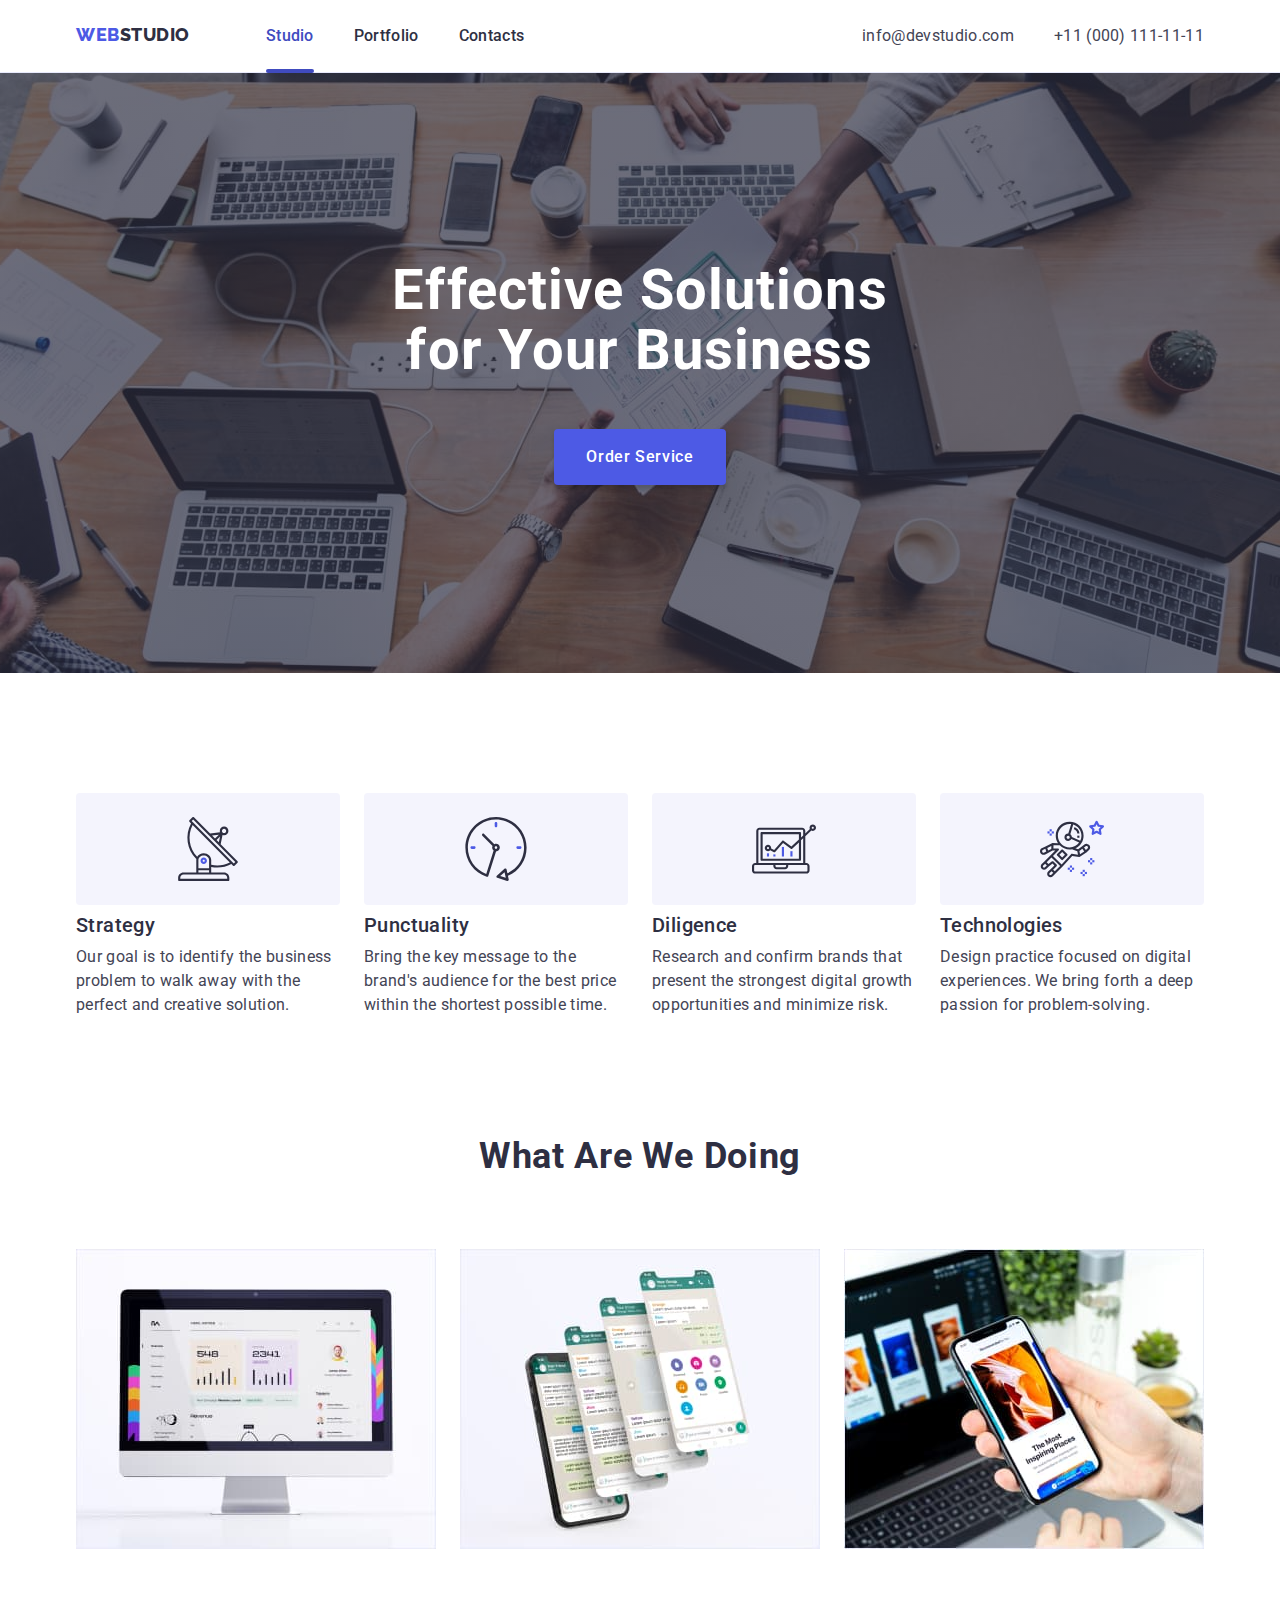
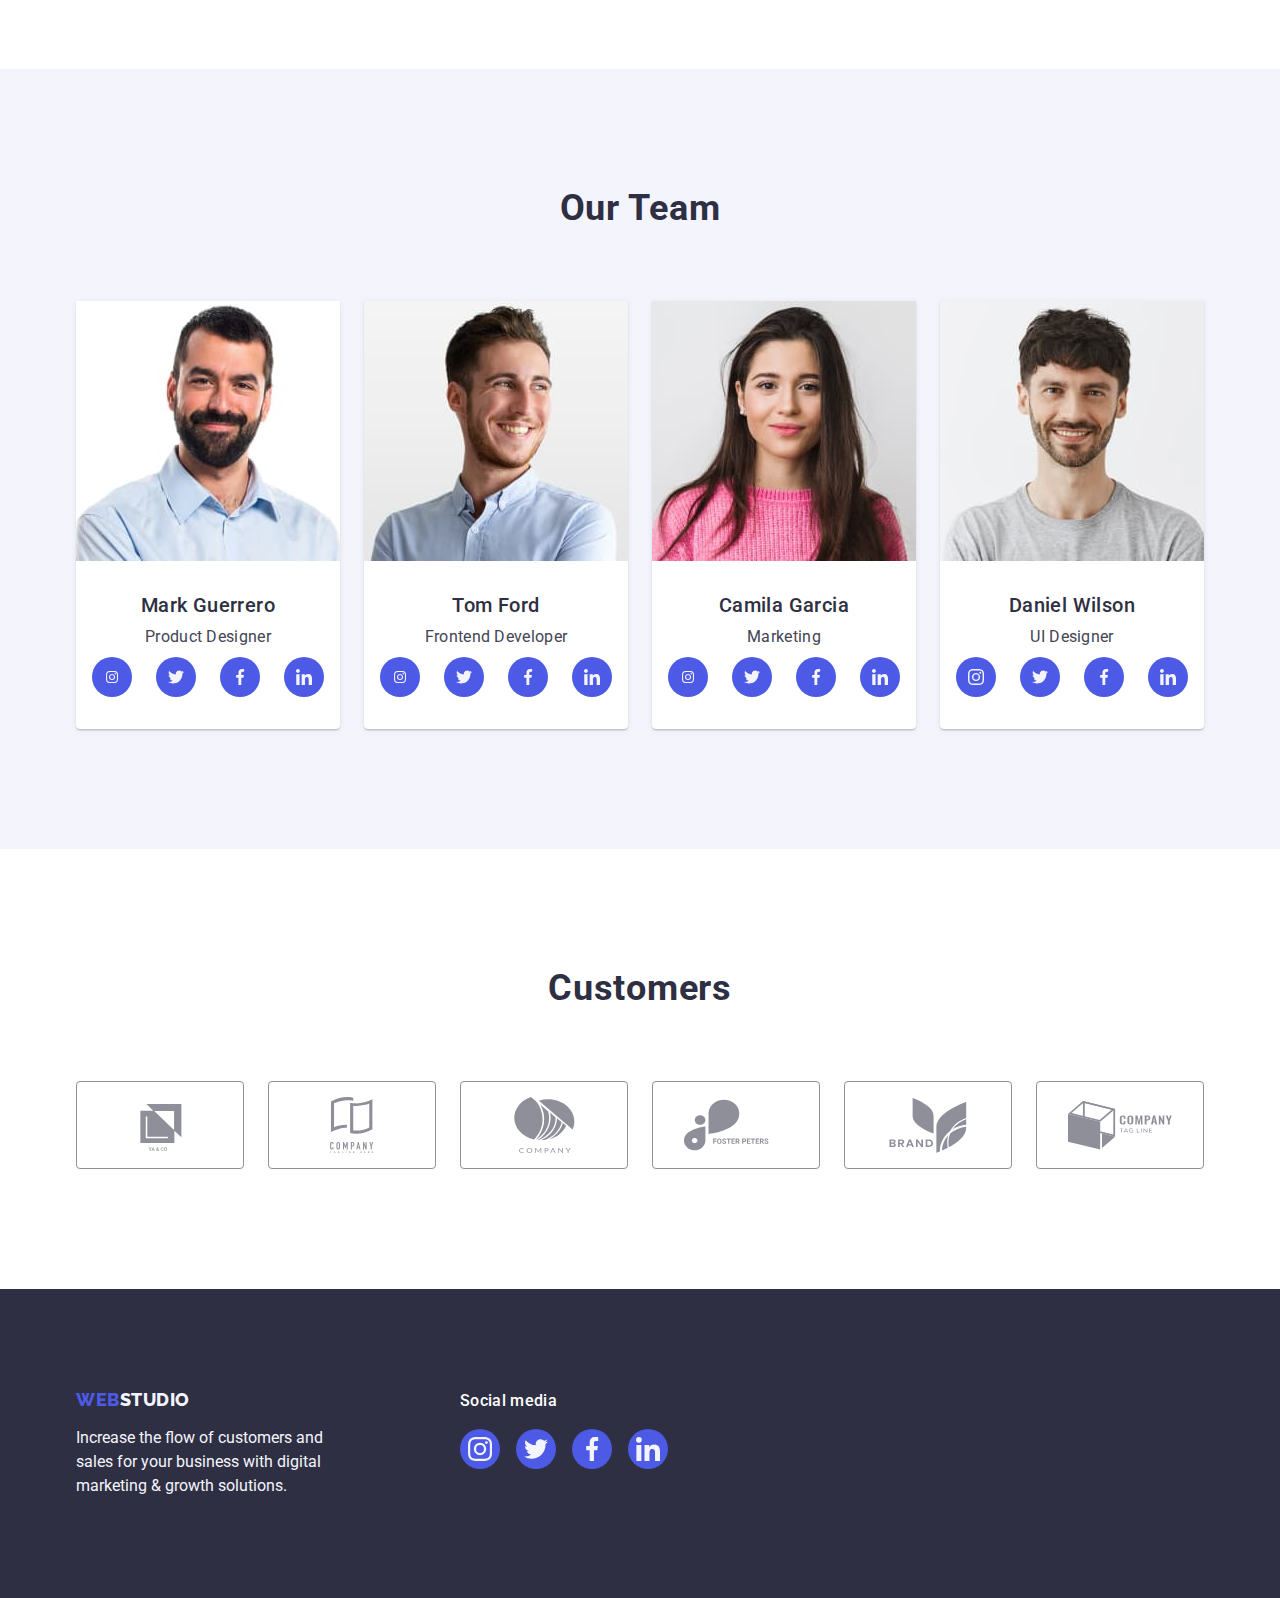
<file: index.html>
<!DOCTYPE html>
<html lang="en">
  <head>
    <meta charset="UTF-8" />
    <meta http-equiv="X-UA-Compatible" content="IE=edge" />
    <meta name="viewport" content="width=device-width, initial-scale=1.0" />
    <link rel="preconnect" href="https://fonts.googleapis.com" />
    <link rel="preconnect" href="https://fonts.gstatic.com" crossorigin />
    <link
      href="https://fonts.googleapis.com/css2?family=Raleway:wght@800&family=Roboto:wght@400;500;700;900&display=swap"
      rel="stylesheet"
    />
    <link
      rel="stylesheet"
      href="https://cdnjs.cloudflare.com/ajax/libs/modern-normalize/1.1.0/modern-normalize.min.css"
    />
    <title>WEBSTUDIO</title>
    <link rel="stylesheet" href="./css/styles.css" />
  </head>
  <body>
    <!-- HEADER -->
    <header class="header">
      <div class="container header-container">
        <nav>
          <!-- LOGO -->

          <a href="./index.html" class="logo-icon link"
            >Web<span class="icon-logo">Studio</span></a
          >

          <!-- NAVIGATION LIST -->

          <ul class="list nav-conteainer">
            <li class="nav-list-item container-item">
              <a class="link current link-itms" href="./index.html">Studio</a>
            </li>
            <li class="nav-list-item container-item">
              <a class="link link-itms" href="./portfolio.html">Portfolio</a>
            </li>
            <li class="nav-list-item container-item">
              <a class="link link-itms" href="">Contacts</a>
            </li>
          </ul>
        </nav>
        <!-- ADDRESS CONTACTS -->
        <address class="address-section">
          <ul class="list address-container">
            <li>
              <a class="contacts link" href="mailto:info@devstudio.com"
                >info@devstudio.com</a
              >
            </li>
            <li>
              <a class="contacts link" href="tel:+110001111111"
                >+11 (000) 111-11-11</a
              >
            </li>
          </ul>
        </address>
      </div>
    </header>
    <main>
      <!-- Section 1 -->

      <section class="hero-section">
        <div class="container">
          <h1 class="hero-title">Effective Solutions for Your Business</h1>
          <button
            data-modal-open
            type="button"
            class="order-button order-container"
          >
            Order Service
          </button>
        </div>
      </section>

      <!-- SECTION 2 ABOUT US -->

      <section class="section-about-us">
        <div class="container">
          <h2 class="visually-hidden">About us</h2>
          <ul class="list container-about">
            <li class="about-items icon-antenna">
              <h3 class="about-title">Strategy</h3>
              <p class="about-subtitle">
                Our goal is to identify the business problem to walk away with
                the perfect and creative solution.
              </p>
            </li>
            <li class="about-items icon-clock">
              <h3 class="about-title">Punctuality</h3>
              <p class="about-subtitle">
                Bring the key message to the brand's audience for the best price
                within the shortest possible time.
              </p>
            </li>
            <li class="about-items icon-diagram">
              <h3 class="about-title">Diligence</h3>
              <p class="about-subtitle">
                Research and confirm brands that present the strongest digital
                growth opportunities and minimize risk.
              </p>
            </li>
            <li class="about-items icon-astronaut">
              <h3 class="about-title">Technologies</h3>
              <p class="about-subtitle">
                Design practice focused on digital experiences. We bring forth a
                deep passion for problem-solving.
              </p>
            </li>
          </ul>
        </div>
      </section>
      <!-- SECTION 3 WORK -->
      <section>
        <div class="container">
          <h2 class="works-title">What are we doing</h2>
          <ul class="list work-container">
            <li class="work-list">
              <img
                src="./images/rectangle71.jpg"
                alt="view  monitor"
                width="360"
              />
            </li>
            <li class="work-list">
              <img
                src="./images/rectangle72.jpg"
                alt="view mobile phone"
                width="360"
              />
            </li>
            <li class="work-list">
              <img
                src="./images/Rectangle73.jpg"
                alt="view mobile phone and desktop"
                width="360"
              />
            </li>
          </ul>
        </div>
      </section>
      <!-- SECTION 4 WORK -->
      <section class="team-wrap">
        <div class="container">
          <h2 class="team-title">Our Team</h2>
          <ul class="list team-container">
            <li class="team-itms">
              <img
                src="./images/our_team_foto/mark_guerrero.jpg"
                alt="photo our Product Designer"
                width="264"
              />

              <div class="team-text-wrap">
                <h3 class="team-headline">Mark Guerrero</h3>
                <p class="team-text">Product Designer</p>

                <ul class="team-soc-list list">
                  <li class="team-soc-item">
                    <a class="team-soc-link link" href="">
                      <svg class="team-soc-icon" width="12px" height="12px">
                        <use
                          href="./images/symbol-defs.svg#icon-instagram-2"
                        ></use>
                      </svg>
                    </a>
                  </li>
                  <li class="team-soc-item">
                    <a class="team-soc-link link" href="">
                      <svg class="team-soc-icon" width="16px" height="16px">
                        <use
                          href="./images/symbol-defs.svg#icon-twitter-1"
                        ></use>
                      </svg>
                    </a>
                  </li>
                  <li class="team-soc-item">
                    <a class="team-soc-link link" href="">
                      <svg class="team-soc-icon" width="16px" height="16px">
                        <use
                          class="team-soc-icon"
                          href="./images/symbol-defs.svg#icon-facebook-1"
                        ></use>
                      </svg>
                    </a>
                  </li>
                  <li class="team-soc-item">
                    <a class="team-soc-link link" href="">
                      <svg class="team-soc-icon" width="16px" height="16px">
                        <use
                          class="team-soc-icon"
                          href="./images/symbol-defs.svg#icon-linkedin-1"
                        ></use>
                      </svg>
                    </a>
                  </li>
                </ul>
              </div>
            </li>
            <li class="team-itms">
              <img
                src="./images/our_team_foto/tom_ford.jpg"
                alt="photo our Frontend Developer"
                width="264"
              />
              <div class="team-text-wrap">
                <h3 class="team-headline">Tom Ford</h3>
                <p class="team-text">Frontend Developer</p>

                <ul class="team-soc-list list">
                  <li class="team-soc-item">
                    <a class="team-soc-link link" href="">
                      <svg class="team-soc-icon" width="12px" height="12px">
                        <use
                          href="./images/symbol-defs.svg#icon-instagram-2"
                        ></use>
                      </svg>
                    </a>
                  </li>
                  <li class="team-soc-item">
                    <a class="team-soc-link link" href="">
                      <svg class="team-soc-icon" width="16px" height="16px">
                        <use
                          href="./images/symbol-defs.svg#icon-twitter-1"
                        ></use>
                      </svg>
                    </a>
                  </li>
                  <li class="team-soc-item">
                    <a class="team-soc-link link" href="">
                      <svg class="team-soc-icon" width="16px" height="16px">
                        <use
                          class="team-soc-icon"
                          href="./images/symbol-defs.svg#icon-facebook-1"
                        ></use>
                      </svg>
                    </a>
                  </li>
                  <li class="team-soc-item">
                    <a class="team-soc-link link" href="">
                      <svg class="team-soc-icon" width="16px" height="16px">
                        <use
                          class="team-soc-icon"
                          href="./images/symbol-defs.svg#icon-linkedin-1"
                        ></use>
                      </svg>
                    </a>
                  </li>
                </ul>
              </div>
            </li>
            <li class="team-itms">
              <img
                src="./images/our_team_foto/camila_garcia.jpg"
                alt="photo our Marketing"
                width="264"
              />
              <div class="team-text-wrap">
                <h3 class="team-headline">Camila Garcia</h3>
                <p class="team-text">Marketing</p>

                <ul class="team-soc-list list">
                  <li class="team-soc-item">
                    <a class="team-soc-link link" href="">
                      <svg class="team-soc-icon" width="12px" height="12px">
                        <use
                          href="./images/symbol-defs.svg#icon-instagram-2"
                        ></use>
                      </svg>
                    </a>
                  </li>
                  <li class="team-soc-item">
                    <a class="team-soc-link link" href="">
                      <svg class="team-soc-icon" width="16px" height="16px">
                        <use
                          href="./images/symbol-defs.svg#icon-twitter-1"
                        ></use>
                      </svg>
                    </a>
                  </li>
                  <li class="team-soc-item">
                    <a class="team-soc-link link" href="">
                      <svg class="team-soc-icon" width="16px" height="16px">
                        <use
                          class="team-soc-icon"
                          href="./images/symbol-defs.svg#icon-facebook-1"
                        ></use>
                      </svg>
                    </a>
                  </li>
                  <li class="team-soc-item">
                    <a class="team-soc-link link" href="">
                      <svg class="team-soc-icon" width="16px" height="16px">
                        <use
                          class="team-soc-icon"
                          href="./images/symbol-defs.svg#icon-linkedin-1"
                        ></use>
                      </svg>
                    </a>
                  </li>
                </ul>
              </div>
            </li>
            <li class="team-itms">
              <img
                src="./images/our_team_foto/daniel_wilson.jpg"
                alt="photo our UI Designer"
                width="264"
              />
              <div class="team-text-wrap">
                <h3 class="team-headline">Daniel Wilson</h3>
                <p class="team-text">UI Designer</p>

                <ul class="team-soc-list list">
                  <li class="team-soc-item">
                    <a class="team-soc-link link" href="">
                      <svg class="team-soc-icon" width="16px" height="16px">
                        <use
                          href="./images/symbol-defs.svg#icon-instagram-2"
                        ></use>
                      </svg>
                    </a>
                  </li>
                  <li class="team-soc-item">
                    <a class="team-soc-link link" href="">
                      <svg class="team-soc-icon" width="16px" height="16px">
                        <use
                          href="./images/symbol-defs.svg#icon-twitter-1"
                        ></use>
                      </svg>
                    </a>
                  </li>
                  <li class="team-soc-item">
                    <a class="team-soc-link link" href="">
                      <svg class="team-soc-icon" width="16px" height="16px">
                        <use
                          class="team-soc-icon"
                          href="./images/symbol-defs.svg#icon-facebook-1"
                        ></use>
                      </svg>
                    </a>
                  </li>
                  <li class="team-soc-item">
                    <a class="team-soc-link link" href="">
                      <svg class="team-soc-icon" width="16px" height="16px">
                        <use
                          class="team-soc-icon"
                          href="./images/symbol-defs.svg#icon-linkedin-1"
                        ></use>
                      </svg>
                    </a>
                  </li>
                </ul>
              </div>
            </li>
          </ul>
        </div>
      </section>
      <!-- Customers -->
      <section class="customer">
        <div class="container">
          <h2 class="customer-title">Customers</h2>
          <ul class="customers-list list">
            <li class="customer-items">
              <a href="" class="customer-link link">
                <svg class="customer-icon" width="104px" height="56px">
                  <use href="./images/symbol-defs.svg#icon-yaco"></use>
                </svg>
              </a>
            </li>
            <li class="customer-items">
              <a href="" class="customer-link link">
                <svg class="customer-icon" width="104px" height="56px">
                  <use href="./images/symbol-defs.svg#icon-company2"></use>
                </svg>
              </a>
            </li>
            <li class="customer-items">
              <a href="" class="customer-link link">
                <svg class="customer-icon" width="104px" height="56px">
                  <use href="./images/symbol-defs.svg#icon-company3"></use>
                </svg>
              </a>
            </li>
            <li class="customer-items">
              <a href="" class="customer-link link">
                <svg class="customer-icon" width="104px" height="56px">
                  <use href="./images/symbol-defs.svg#icon-foster-peters"></use>
                </svg>
              </a>
            </li>
            <li class="customer-items">
              <a href="" class="customer-link link">
                <svg class="customer-icon" width="104px" height="56px">
                  <use href="./images/symbol-defs.svg#icon-brand"></use>
                </svg>
              </a>
            </li>
            <li class="customer-items">
              <a href="" class="customer-link link">
                <svg class="customer-icon" width="104px" height="56px">
                  <use href="./images/symbol-defs.svg#icon-tag-line"></use>
                </svg>
              </a>
            </li>
          </ul>
        </div>
      </section>
    </main>
    <footer class="footer">
      <div class="container footer-container">
        <div class="footer-logo-container">
          <a href="./index.html" class="logo-icon link"
            >Web<span class="icon-logo-footer">Studio</span></a
          >
          <p class="footer-text">
            Increase the flow of customers and sales for your business with
            digital marketing & growth solutions.
          </p>
        </div>

        <div class="footer-soc-container">
          <p class="footer-soc-text">Social media</p>
          <ul class="footer-soc-list list">
            <li class="footer-soc-item">
              <a class="footer-soc-link link" href="">
                <svg class="footer-soc-icon" width="24px" height="24px">
                  <use href="./images/symbol-defs.svg#icon-instagram-2"></use>
                </svg>
              </a>
            </li>
            <li class="footer-soc-item">
              <a class="footer-soc-link link" href="">
                <svg class="footer-soc-icon" width="24px" height="24px">
                  <use href="./images/symbol-defs.svg#icon-twitter-1"></use>
                </svg>
              </a>
            </li>
            <li class="footer-soc-item">
              <a class="footer-soc-link link" href="">
                <svg class="footer-soc-icon" width="24px" height="24px">
                  <use
                    class="team-soc-icon"
                    href="./images/symbol-defs.svg#icon-facebook-1"
                  ></use>
                </svg>
              </a>
            </li>
            <li class="footer-soc-item">
              <a class="footer-soc-link link" href="">
                <svg class="footer-soc-icon" width="24px" height="24px">
                  <use
                    class="team-soc-icon"
                    href="./images/symbol-defs.svg#icon-linkedin-1"
                  ></use>
                </svg>
              </a>
            </li>
          </ul>
        </div>
      </div>
    </footer>
    <div data-modal class="backdrop is-hidden">
      <div class="modal">
        <button type="button" class="close-btn" data-modal-close>
          <svg class="close-icon">
            <use
              class="close-tag"
              href="./images/closetagdefs.svg#icon-Vector"
              width="8px"
              height="8px"
            ></use>
          </svg>
        </button>
        <p>
          Lorem ipsum, dolor sit amet consectetur adipisicing elit. Voluptatum
          porro nobis provident est atque aliquam ipsa corporis, fuga magnam
          nisi dolore vel dolorem numquam minima excepturi placeat, alias fugit
          officiis.
        </p>
      </div>
    </div>
    <script src="./js/modal.js"></script>
  </body>
</html>
</file>
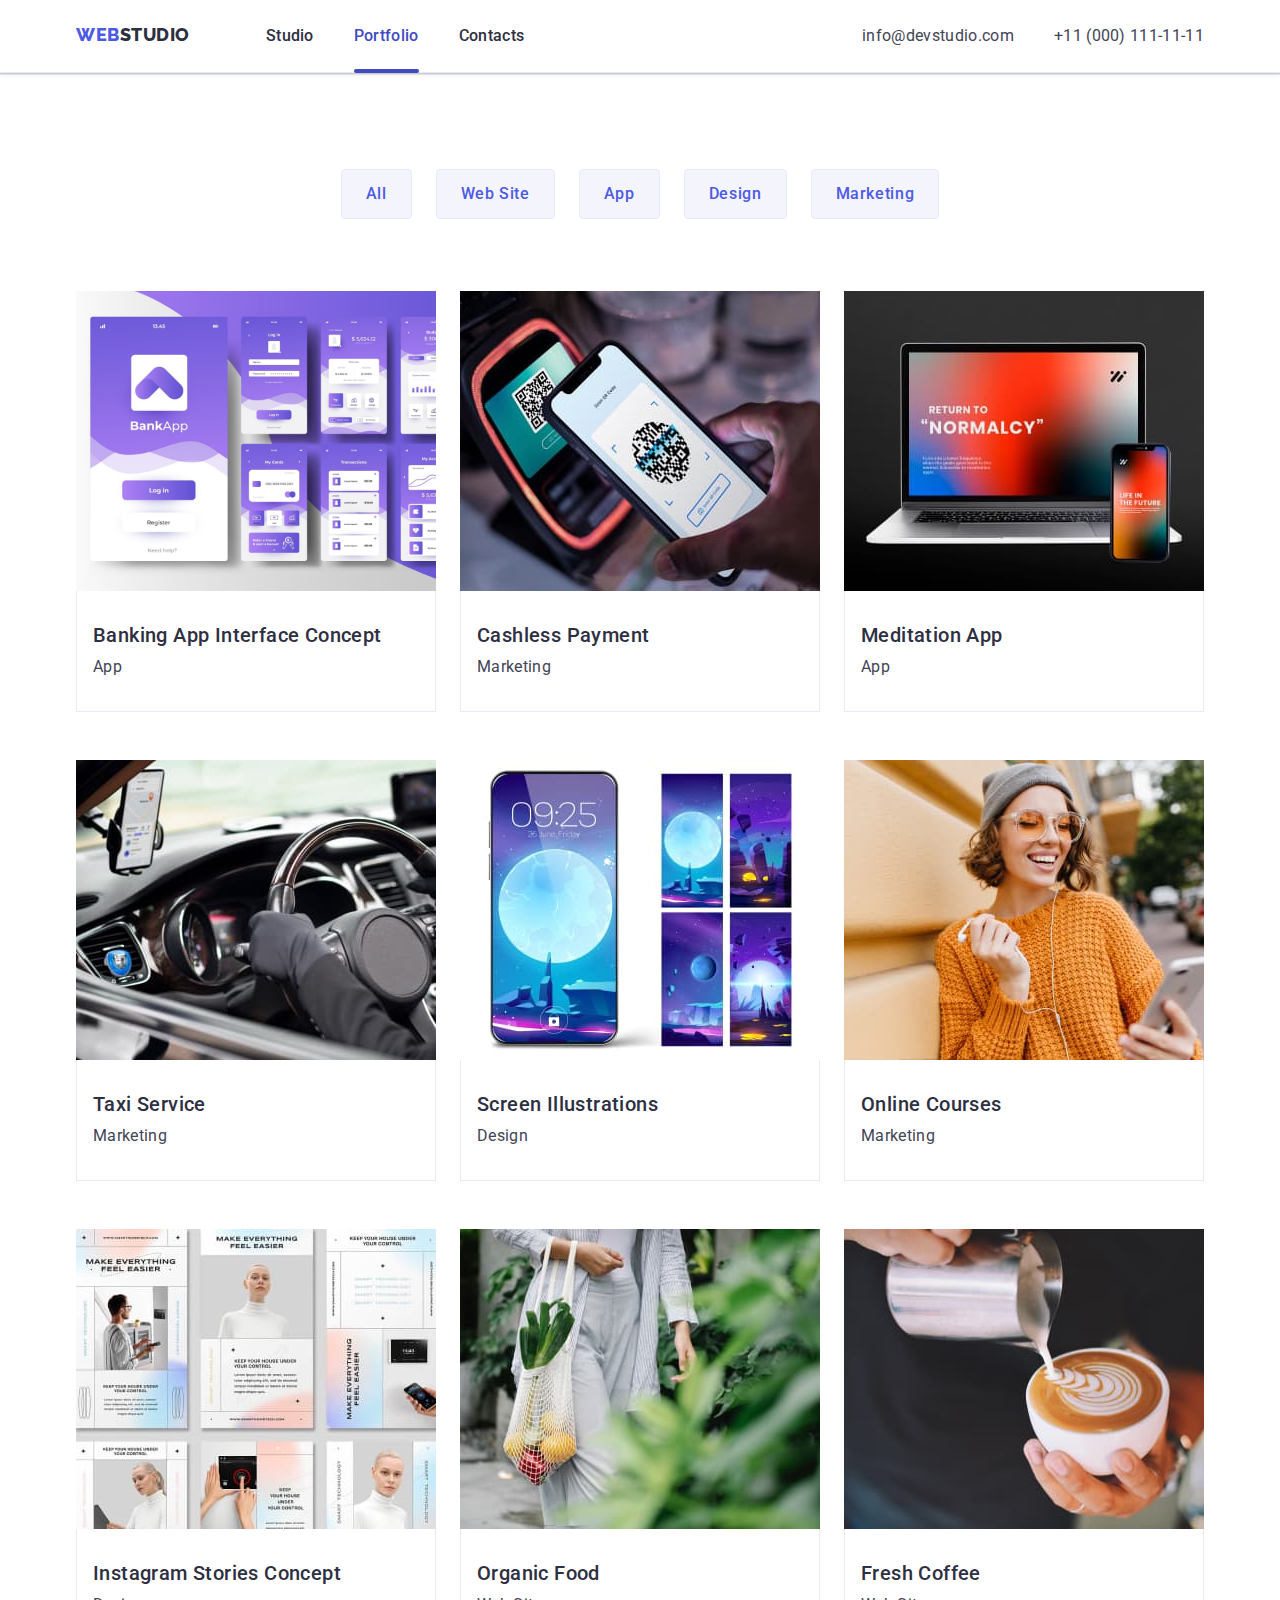
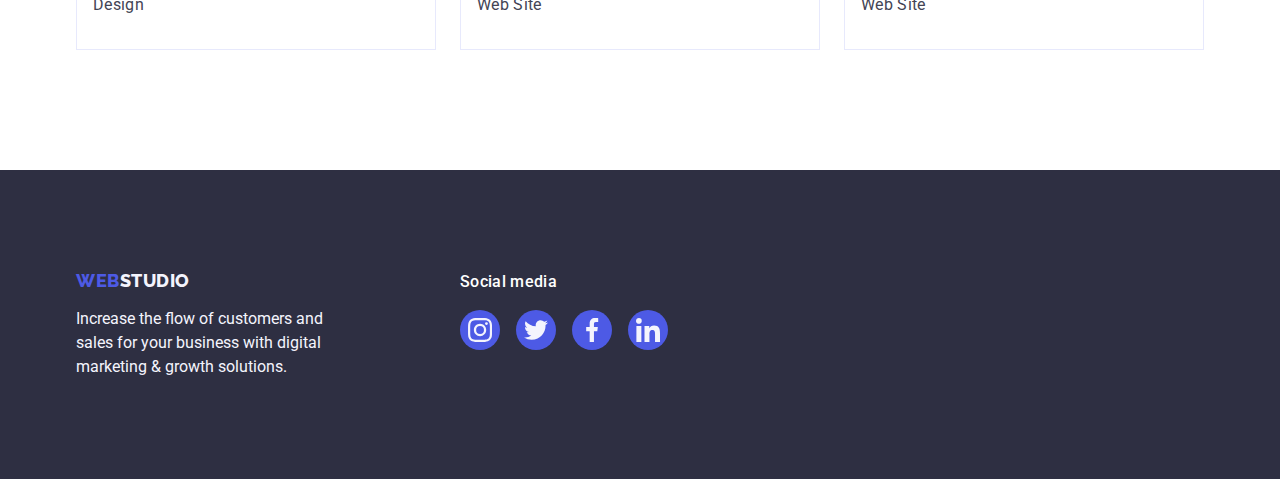
<file: portfolio.html>
<!DOCTYPE html>
<html lang="en">
  <head>
    <meta charset="UTF-8" />
    <meta http-equiv="X-UA-Compatible" content="IE=edge" />
    <meta name="viewport" content="width=device-width, initial-scale=1.0" />
    <link rel="preconnect" href="https://fonts.googleapis.com" />
    <link rel="preconnect" href="https://fonts.gstatic.com" crossorigin />
    <link
      href="https://fonts.googleapis.com/css2?family=Raleway:wght@800&family=Roboto:wght@400;500;700;900&display=swap"
      rel="stylesheet"
    />
    <link
      rel="stylesheet"
      href="https://cdnjs.cloudflare.com/ajax/libs/modern-normalize/1.1.0/modern-normalize.min.css"
    />
    <title>WEBSTUDIO</title>
    <link rel="stylesheet" href="./css/styles.css" />
  </head>
  <body>
    <header class="header">
      <div class="container header-container">
        <nav>
          <!-- LOGO -->

          <a href="./index.html" class="logo-icon link"
            >Web<span class="icon-logo">Studio</span></a
          >

          <!-- NAVIGATION LIST -->

          <ul class="list nav-conteainer">
            <li class="nav-list-item container-item">
              <a class="link link-itms" href="./index.html">Studio</a>
            </li>
            <li class="nav-list-item container-item">
              <a class="link current link-itms" href="./portfolio.html"
                >Portfolio</a
              >
            </li>
            <li class="nav-list-item container-item">
              <a class="link link-itms" href="">Contacts</a>
            </li>
          </ul>
        </nav>
        <!-- ADDRESS CONTACTS -->
        <address class="address-section">
          <ul class="list address-container">
            <li>
              <a class="contacts link" href="mailto:info@devstudio.com"
                >info@devstudio.com</a
              >
            </li>
            <li>
              <a class="contacts link" href="tel:+110001111111"
                >+11 (000) 111-11-11</a
              >
            </li>
          </ul>
        </address>
      </div>
    </header>
    <main>
      <section class="section-portfolio">
        <div class="container">
          <h1 class="visually-hidden">Portfolio</h1>
          <ul class="list filter-container">
            <li>
              <button class="filter-list-item" type="button">All</button>
            </li>
            <li>
              <button class="filter-list-item" type="button">Web Site</button>
            </li>
            <li>
              <button class="filter-list-item" type="button">App</button>
            </li>
            <li>
              <button class="filter-list-item" type="button">Design</button>
            </li>
            <li>
              <button class="filter-list-item" type="button">Marketing</button>
            </li>
          </ul>
          <ul class="list img-container">
            <li class="img-work">
              <a href="" class="img-link link">
                <div class="work-cover-wrap">
                  <img
                    src="./images/portfolio/banking_app_interface_concept.jpg"
                    alt="photo our app"
                    height="300"
                  />
                  <p class="work-cover-text">
                    14 Stylish and User-Friendly App Design Concepts · Task
                    Manager App · Calorie Tracker App · Exotic Fruit Ecommerce
                    App · Cloud Storage App
                  </p>
                </div>
                <div class="work-text-wrap">
                  <h2 class="work-lead">Banking App Interface Concept</h2>
                  <p class="work-lead-text">App</p>
                </div>
              </a>
            </li>
            <li class="img-work">
              <a href="" class="img-link link">
                <div class="work-cover-wrap">
                  <img
                    src="./images/portfolio/cashless_payment.jpg"
                    alt="photo Cashless Payment"
                    width="360"
                    height="300"
                  />
                  <p class="work-cover-text">
                    14 Stylish and User-Friendly App Design Concepts · Task
                    Manager App · Calorie Tracker App · Exotic Fruit Ecommerce
                    App · Cloud Storage App
                  </p>
                </div>
                <div class="work-text-wrap">
                  <h2 class="work-lead">Cashless Payment</h2>
                  <p class="work-lead-text">Marketing</p>
                </div>
              </a>
            </li>
            <li class="img-work">
              <a href="" class="img-link link">
                <div class="work-cover-wrap">
                  <img
                    src="./images/portfolio/meditation_app.jpg"
                    alt="photo leptop and phone with our app"
                    width="360"
                    height="300"
                  />
                  <p class="work-cover-text">
                    14 Stylish and User-Friendly App Design Concepts · Task
                    Manager App · Calorie Tracker App · Exotic Fruit Ecommerce
                    App · Cloud Storage App
                  </p>
                </div>
                <div class="work-text-wrap">
                  <h2 class="work-lead">Meditation App</h2>
                  <p class="work-lead-text">App</p>
                </div>
              </a>
            </li>

            <li class="img-work">
              <a href="" class="img-link link">
                <div class="work-cover-wrap">
                  <img
                    src="./images/portfolio/taxi_service.jpg"
                    alt="photo cellphone and taxi-driver"
                    width="360"
                    height="300"
                  />
                  <p class="work-cover-text">
                    14 Stylish and User-Friendly App Design Concepts · Task
                    Manager App · Calorie Tracker App · Exotic Fruit Ecommerce
                    App · Cloud Storage App
                  </p>
                </div>
                <div class="work-text-wrap">
                  <h2 class="work-lead">Taxi Service</h2>
                  <p class="work-lead-text">Marketing</p>
                </div>
              </a>
            </li>
            <li class="img-work">
              <a href="" class="img-link link">
                <div class="work-cover-wrap">
                  <img
                    src="./images/portfolio/screen_illustrations.jpg"
                    alt="cellphone and screen illustrations"
                    width="360"
                    height="300"
                  />
                  <p class="work-cover-text">
                    14 Stylish and User-Friendly App Design Concepts · Task
                    Manager App · Calorie Tracker App · Exotic Fruit Ecommerce
                    App · Cloud Storage App
                  </p>
                </div>
                <div class="work-text-wrap">
                  <h2 class="work-lead">Screen Illustrations</h2>
                  <p class="work-lead-text">Design</p>
                </div>
              </a>
            </li>
            <li class="img-work">
              <a href="" class="img-link link">
                <div class="work-cover-wrap">
                  <img
                    src="./images/portfolio/online_courses.jpg"
                    alt="girl with cellphone"
                    width="360"
                    height="300"
                  />
                  <p class="work-cover-text">
                    14 Stylish and User-Friendly App Design Concepts · Task
                    Manager App · Calorie Tracker App · Exotic Fruit Ecommerce
                    App · Cloud Storage App
                  </p>
                </div>
                <div class="work-text-wrap">
                  <h2 class="work-lead">Online Courses</h2>
                  <p class="work-lead-text">Marketing</p>
                </div>
              </a>
            </li>

            <li class="img-work">
              <a href="" class="img-link link">
                <div class="work-cover-wrap">
                  <img
                    src="./images/portfolio/instagram_stories_concept.jpg"
                    alt="phone pages from instagram"
                    width="360"
                    height="300"
                  />
                  <p class="work-cover-text">
                    14 Stylish and User-Friendly App Design Concepts · Task
                    Manager App · Calorie Tracker App · Exotic Fruit Ecommerce
                    App · Cloud Storage App
                  </p>
                </div>
                <div class="work-text-wrap">
                  <h2 class="work-lead">Instagram Stories Concept</h2>
                  <p class="work-lead-text">Design</p>
                </div>
              </a>
            </li>
            <li class="img-work">
              <a href="" class="img-link link">
                <div class="work-cover-wrap">
                  <img
                    src="./images/portfolio/organic_food.jpg"
                    alt="photo lady with organic food"
                    width="360"
                    height="300"
                  />
                  <p class="work-cover-text">
                    14 Stylish and User-Friendly App Design Concepts · Task
                    Manager App · Calorie Tracker App · Exotic Fruit Ecommerce
                    App · Cloud Storage App
                  </p>
                </div>
                <div class="work-text-wrap">
                  <h2 class="work-lead">Organic Food</h2>
                  <p class="work-lead-text">Web Site</p>
                </div>
              </a>
            </li>
            <li class="img-work">
              <a href="" class="img-link link">
                <div class="work-cover-wrap">
                  <img
                    src="./images/portfolio/fresh_coffee.jpg"
                    alt="photo cup of Coffee"
                    width="360"
                    height="300"
                  />
                  <p class="work-cover-text">
                    14 Stylish and User-Friendly App Design Concepts · Task
                    Manager App · Calorie Tracker App · Exotic Fruit Ecommerce
                    App · Cloud Storage App
                  </p>
                </div>
                <div class="work-text-wrap">
                  <h2 class="work-lead">Fresh Coffee</h2>
                  <p class="work-lead-text">Web Site</p>
                </div>
              </a>
            </li>
          </ul>
        </div>
      </section>
    </main>
    <footer class="footer">
      <div class="container footer-container">
        <div class="footer-logo-container">
          <a href="./index.html" class="logo-icon link"
            >Web<span class="icon-logo-footer">Studio</span></a
          >
          <p class="footer-text">
            Increase the flow of customers and sales for your business with
            digital marketing & growth solutions.
          </p>
        </div>

        <div class="footer-soc-container">
          <p class="footer-soc-text">Social media</p>
          <ul class="footer-soc-list list">
            <li class="footer-soc-item">
              <a class="footer-soc-link link" href="">
                <svg class="footer-soc-icon" width="24px" height="24px">
                  <use href="./images/symbol-defs.svg#icon-instagram-2"></use>
                </svg>
              </a>
            </li>
            <li class="footer-soc-item">
              <a class="footer-soc-link link" href="">
                <svg class="footer-soc-icon" width="24px" height="24px">
                  <use href="./images/symbol-defs.svg#icon-twitter-1"></use>
                </svg>
              </a>
            </li>
            <li class="footer-soc-item">
              <a class="footer-soc-link link" href="">
                <svg class="footer-soc-icon" width="24px" height="24px">
                  <use
                    class="team-soc-icon"
                    href="./images/symbol-defs.svg#icon-facebook-1"
                  ></use>
                </svg>
              </a>
            </li>
            <li class="footer-soc-item">
              <a class="footer-soc-link link" href="">
                <svg class="footer-soc-icon" width="24px" height="24px">
                  <use
                    class="team-soc-icon"
                    href="./images/symbol-defs.svg#icon-linkedin-1"
                  ></use>
                </svg>
              </a>
            </li>
          </ul>
        </div>
      </div>
    </footer>
  </body>
</html>
</file>
<file: css/styles.css>
:root {
  --primary-text-color: #2e2f42;
  --secondary-text-color: #434455;
  --white-text-colot: #ffffff;
  --footer-text-color: #f4f4fd;
  --web-text-color: #4d5ae5;
  --hover-focus-color: #404bbf;
  --transition-timing-function: cubic-bezier(0.4, 0, 0.2, 1);
}
body {
  font-family: "Roboto", sans-serif;
  color: #434455;
  background-color: #ffffff;
}
h1,
h2,
h3,
h4,
h5,
h6,
p,
ul {
  margin: 0;
}
a {
  text-decoration: none;
}
img {
  display: block;
  max-width: 100%;
}
nav {
  display: flex;
}

.list {
  list-style: none;
  padding: 0;
}
.link {
  text-decoration: none;
}
.container {
  width: 1158px;
  margin: 0 auto;
  padding: 0 15px;
  /* box-sizing: border-box; */
  /* outline: 1px red solid; */
}

/* Header-Container */
.header {
  padding: 24px 0;
  width: 100%;
  background-color: #ffffff;
  border-bottom: 1px solid #e7e9fc;
  box-shadow: 0px 2px 1px rgba(46, 47, 66, 0.08),
    0px 1px 1px rgba(46, 47, 66, 0.16), 0px 1px 6px rgba(46, 47, 66, 0.08);
}
.header-container {
  display: flex;
  /* padding: 0 15px; */
}

/* WebStudio logo header */
.logo-container {
  display: block;
}
.logo-icon {
  font-family: "Raleway", sans-serif;
  font-weight: 800;
  font-size: 18px;
  line-height: 1.17;
  letter-spacing: 0.03em;
  text-transform: uppercase;
  color: var(--web-text-color);
}
.icon-logo {
  color: var(--primary-text-color);
}

/* WebStudio navigation */

.nav-conteainer {
  display: flex;
  /* align-items: center; */
  gap: 40px;
  margin-left: 76px;
}
.container-item {
  display: flex;
}

.current::after {
  content: "";
  position: absolute;
  width: 100%;
  height: 4px;
  background: #404bbf;
  border-radius: 2px;
  left: 0;
  bottom: -25px;
}
.nav-list-item {
  position: relative;
  font-weight: 500;
  font-size: 16px;
  line-height: 1.5;
  letter-spacing: 0.02em;
}
.link-itms {
  color: var(--primary-text-color);
  transition: color 250ms var(--transition-timing-function);
}
.link-itms:hover {
  color: var(--hover-focus-color);
  /* transition: transform 250ms var(--transition-timing-function); */
}
.link-itms:focus {
  color: var(--hover-focus-color);
  /* transition: transform 250ms var(--transition-timing-function); */
}
.link-itms:hover:focus::after {
  position: absolute;
  bottom: 0;
  content: "";
  width: 100%;
  height: 4px;
  background: #404bbf;
  border-radius: 2px;
}
.current {
  position: relative;
  color: var(--hover-focus-color);
}

/* ADDRESS CONTACTS */

.address-container {
  display: flex;
  gap: 40px;
}
.address-section {
  font-style: normal;
  margin-left: auto;
}
.address-items {
  display: flex;
  justify-content: flex-end;
}

.contacts {
  font-size: 16px;
  line-height: 1.5;
  letter-spacing: 0.02em;
  color: #434455;
  text-decoration: none;
  display: block;
  transition: color 250ms var(--transition-timing-function);
}
.contacts:hover {
  color: var(--hover-focus-color);
  /* transition: transform 250ms var(--transition-timing-function); */
}
.contacts:focus {
  color: var(--hover-focus-color);
  /* transition: transform 250ms var(--transition-timing-function); */
}
/* Section 1 */
.hero-section {
  background: #2e2f42;
  background-image: linear-gradient(
      rgba(46, 47, 66, 0.7),
      rgba(46, 47, 66, 0.7)
    ),
    url(../images/people-office.jpeg);
  background-repeat: no-repeat;
  background-size: cover;
  background-position: center;
  padding: 188px 0;
  text-align: center;
  max-width: 1440px;
  height: 600px;
  margin: 0 auto;
}
.hero-title {
  font-weight: 700;
  max-width: 496px;
  margin: 0 auto;
  font-size: 56px;
  line-height: 1.07;
  text-align: center;
  color: #ffffff;
  letter-spacing: 0.02em;
}
.order-button:hover {
  background-color: var(--hover-focus-color);
  transition: transform 250ms var(--transition-timing-function);
}
.order-button:focus {
  background-color: var(--hover-focus-color);
  transition: transform 250ms var(--transition-timing-function);
}
.order-container {
  display: block;
  margin: 0 auto;
  margin-top: 48px;
}
.order-button {
  font-family: "Roboto", sans-serif;
  min-width: 169px;
  padding: 16px 32px;
  border: none;
  background: #4d5ae5;
  box-shadow: 0px 4px 4px rgba(0, 0, 0, 0.15);
  border-radius: 4px;
  font-weight: 500;
  font-size: 16px;
  line-height: 1.5;
  letter-spacing: 0.04em;
  cursor: pointer;
  color: #ffffff;
  transition: background-color 250ms var(--transition-timing-function);
}
/* BACKDROP */
.backdrop {
  position: fixed;
  width: 100%;
  height: 100%;
  top: 0;
  left: 0;
  background: rgba(46, 47, 66, 0.4);
  box-shadow: 0px 4px 4px rgba(0, 0, 0, 0.25);
  transition: opacity 250ms var(--transition-timing-function),
    visibility 250ms var(--transition-timing-function);
}
.is-hidden {
  opacity: 0;
  visibility: hidden;
  pointer-events: none;
}

.modal {
  position: absolute;
  top: 50%;
  left: 50%;
  transform: translate(-50%, -50%);
  width: 408px;
  min-height: 576px;
  padding: 24px;
  background: #fcfcfc;
  box-shadow: 0px 1px 1px rgba(0, 0, 0, 0.14), 0px 1px 3px rgba(0, 0, 0, 0.12),
    0px 2px 1px rgba(0, 0, 0, 0.2);
  border-radius: 4px;
}

.text-container {
  display: block;
  padding: 15px;
}

.close-btn {
  position: relative;
  width: 24px;
  height: 24px;
  background: #e7e9fc;
  border-radius: 50%;
  border: 1px solid rgba(0, 0, 0, 0.1);
  box-shadow: 0px 1px 3px rgba(0, 0, 0, 0.12), 0px 1px 1px rgba(0, 0, 0, 0.14),
    0px 2px 1px rgba(0, 0, 0, 0.2);
  display: block;
  margin-left: auto;
  margin-top: 0;
  transition: background-color 250ms var(--transition-timing-function),
    border-radius 250ms var(--transition-timing-function),
    fill 250ms var(--transition-timing-function);
}
.close-btn:hover,
.close-btn:focus {
  background: #404bbf;
  border-radius: 50%;
  fill: #ffffff;
}
.close-icon {
  position: absolute;
  top: 50%;
  left: 50%;
  transform: translate(-50%, -50%);
  width: 8px;
  height: 8px;
}

/* SECTION 2 ABOUT US */
.section-about-us {
  padding: 120px 0;
}
.about-us-title {
  display: none;
}
.container-about {
  display: flex;
  gap: 24px;
}
.about-items {
  min-width: 264px;
  cursor: pointer;
  transition: box-shadow 250ms var(--transition-timing-function);
}
.about-items::before {
  display: block;
  content: "";
  height: 112px;
  background-size: contain;
  background-repeat: no-repeat;
  background-position: center;
  background: #f4f4fd;
  border-radius: 4px;
  margin-bottom: 8px;
  /* transition: transform 250ms var(--transition-timing-function); */
}
.about-items:hover::before,
.about-items:focus::before {
  /* transition: transform 250ms var(--transition-timing-function); */
  filter: box-shadow(0px 4px 4px rgba(0, 0, 0, 0.25));
}

.icon-antenna::before {
  background-image: url(../images/antenna\ .svg);
  background-repeat: no-repeat;
  background-position: center;
}
.icon-clock::before {
  background-image: url(../images/clock\ .svg);
  background-repeat: no-repeat;
  background-position: center;
}
.icon-diagram::before {
  background-image: url(../images/diagram\ .svg);
  background-repeat: no-repeat;
  background-position: center;
}
.icon-astronaut::before {
  background-image: url(../images/astronaut\ .svg);
  background-repeat: no-repeat;
  background-position: center;
}
.about-title {
  color: #2e2f42;
  font-weight: 500;
  font-size: 20px;
  line-height: 1.2;
  letter-spacing: 0.02em;
  margin-bottom: 8px;
}

.about-subtitle {
  font-weight: 400;
  font-size: 16px;
  line-height: 1.5;
  color: #434455;
  letter-spacing: 0.02em;
}
/* SECTION 3 WORK */
.work-container {
  display: flex;
  margin: 0 auto;
}

.worf-section {
  padding-bottom: 120px 0;
}
.works-title {
  font-size: 36px;
  line-height: 1.11;
  text-align: center;
  letter-spacing: 0.02em;
  text-transform: capitalize;
  color: #2e2f42;
  margin-bottom: 72px;
}
.work-list {
  margin-bottom: 120px;
}
.work-list:not(:last-child) {
  margin-right: 24px;
}
/* SECTION 4 TEAM */
.team-container {
  display: flex;
}
.team-wrap {
  background: #f4f4fd;
  padding: 120px 0;
}
.team-title {
  font-weight: 700;
  font-size: 36px;
  line-height: 40px;
  text-align: center;
  letter-spacing: 0.02em;
  text-transform: capitalize;
  color: #2e2f42;
  line-height: 1.11;
  margin-bottom: 72px;
}

.team-itms {
  width: 264px;
  background: #ffffff;
  box-shadow: 0px 1px 6px rgba(46, 47, 66, 0.08),
    0px 1px 1px rgba(46, 47, 66, 0.16), 0px 2px 1px rgba(46, 47, 66, 0.08);
  border-radius: 0px 0px 4px 4px;
}
.team-itms:not(:last-child) {
  margin-right: 24px;
}

.team-text-wrap {
  padding: 32px 16px;
}
.team-soc-list {
  display: flex;
  justify-content: center;
  gap: 24px;
  margin-top: 8px;
}

.team-soc-item {
  width: 40px;
  height: 40px;
}
.team-soc-link:hover,
.team-soc-link:focus {
  background-color: var(--hover-focus-color);
  filter: drop-shadow(0px 4px 4px rgba(0, 0, 0, 0.25));
}
.team-soc-link {
  width: 100%;
  height: 100%;
  border-radius: 50%;
  background-color: #4d5ae5;
  display: flex;
  align-items: center;
  justify-content: center;
  transition: background-color 250ms var(--transition-timing-function),
    filter 250ms var(--transition-timing-function);
}

.team-soc-icon {
  fill: #ffffff;
}
.team-headline {
  font-weight: 500;
  font-size: 20px;
  line-height: 1.2;
  text-align: center;
  color: #2e2f42;
  letter-spacing: 0.02em;
}
.team-text {
  font-weight: 400;
  font-size: 16px;
  line-height: 1.5;
  text-align: center;
  letter-spacing: 0.02em;
  color: #434455;
  margin-top: 8px;
}
/* Section Customer */
.customer {
  padding: 120px 0;
}
.customer-title {
  text-align: center;
  font-family: "Roboto";
  font-style: normal;
  font-weight: 700;
  font-size: 36px;
  line-height: 1.1;
  text-align: center;
  letter-spacing: 0.02em;
  text-transform: capitalize;
  color: var(--primary-text-color);
}
.customers-list {
  display: flex;
  justify-content: center;
  gap: 24px;
  margin-top: 72px;
}

.customer-link {
  border-radius: 4px;
  width: 168px;
  height: 88px;
  align-items: center;
  justify-content: center;
  display: flex;
  border: 1px solid currentColor;
  color: #8e8f99;
  transition: color 250ms var(--transition-timing-function),
    filter 250ms var(--transition-timing-function);
}
.customer-link:hover,
.customer-link:focus {
  filter: drop-shadow(0px 4px 4px rgba(0, 0, 0, 0.25));
  color: var(--hover-focus-color);
}
.customer-icon {
  fill: currentColor;
}
.customer-icon:hover,
.customer-icon:focus {
}

/* FOOTER */
.footer-container {
  display: flex;
}
.footer-soc-container {
  margin-left: 120px;
}
.footer-soc-text {
  margin-bottom: 16px;
}

.footer {
  background-color: #2e2f42;
  padding: 100px 0;
}
.icon-logo-footer {
  color: #f4f4fd;
}
.footer-text {
  margin-top: 16px;
  color: #f4f4fd;
  max-width: 264px;
  line-height: 1.5;
}
.footer-soc-link {
  display: flex;
  transition: background-color 250ms var(--transition-timing-function);
}
.footer-soc-link:hover,
.footer-soc-link:focus {
  background-color: #31d0aa;
}
.soc-text {
  font-family: "Roboto";
  line-height: 1.5;
  letter-spacing: 0.02em;
  color: #ffffff;
}

/* Portfolio main page */
.section-portfolio {
  padding-top: 96px;
  padding-bottom: 120px;
}
.visually-hidden {
  position: absolute;
  width: 1px;
  height: 1px;
  margin: -1px;
  border: 0;
  padding: 0;

  white-space: nowrap;
  clip-path: inset(100%);
  clip: rect(0 0 0 0);
  overflow: hidden;
}
/* Portfolio button */
.filter-container {
  display: flex;
  justify-content: center;
  gap: 24px;
  margin-bottom: 72px;
}
.filter-list-item:focus,
.filter-list-item:hover {
  color: #ffffff;
  background-color: #404bbf;
  filter: drop-shadow(0px 4px 4px rgba(0, 0, 0, 0.25));
  /* transition: transform 250ms var(--transition-timing-function); */
}
.filter-list-item {
  cursor: pointer;
  font-family: "Roboto", sans-serif;
  font-weight: 500;
  font-size: 16px;
  line-height: 1.5;
  letter-spacing: 0.04em;
  color: #4d5ae5;
  padding: 12px 24px;
  background-color: #f4f4fd;
  border: 1px solid #e7e9fc;
  border-radius: 4px;
  cursor: pointer;
  transition: color 250ms var(--transition-timing-function),
    background-color 250ms var(--transition-timing-function),
    filter 250ms var(--transition-timing-function);
}

/* Photo list work */
.img-container {
  display: flex;
  flex-wrap: wrap;
  gap: 48px 24px;
}
.img-link {
  display: block;
  transition: box-shadow 250ms var(--transition-timing-function);
}
.img-link:hover,
.img-link:focus {
  transition: transform 250ms var(--transition-timing-function);
  box-shadow: 0px 1px 6px rgba(46, 47, 66, 0.08);
}
.img-link:hover .work-cover-text,
.img-link:focus .work-cover-text {
  transform: translate(0);
}
.img-link:focus .work-cover-text {
  transform: translate(0);
}
.work-cover-wrap {
  position: relative;
  overflow: hidden;
}
.work-cover-text {
  position: absolute;
  top: 0;
  height: 100%;
  font-family: "Roboto";
  line-height: 1.5;
  letter-spacing: 0.02em;
  color: #f4f4fd;
  background: var(--web-text-color);
  padding: 40px 32px 164px;
  transform: translateY(100%);
  transition: transform 250ms var(--transition-timing-function);
}

.work-text-wrap {
  padding: 32px 16px;
  border: 1px solid #e7e9fc;
  border-top: 0;
}

/* .img-work:hover:focus {
  box-shadow: 0px 1px 6px rgba(46, 47, 66, 0.08);
  transform: translate(0);
} */

.work-lead {
  font-weight: 500;
  font-size: 20px;
  line-height: 1.2;
  letter-spacing: 0.02em;
  color: #2e2f42;
  margin-bottom: 8px;
}
.work-lead-text {
  font-size: 16px;
  line-height: 1.5;
  letter-spacing: 0.02em;
  color: #434455;
}
/* FOOTER */
.footer {
  background-color: #2e2f42;
}
.icon-logo-footer {
  color: #f4f4fd;
}
.footer-soc-text {
  font-weight: 500;
  font-size: 16px;
  line-height: 1.5;
  letter-spacing: 0.02em;
  color: #ffffff;
}
.footer-soc-list {
  display: flex;
  gap: 16px;
}
.footer-soc-item {
  width: 40px;
  height: 40px;
}
.footer-soc-link {
  width: 100%;
  height: 100%;
  border-radius: 50%;
  background-color: #4d5ae5;
  color: #ffffff;
  display: flex;
  align-items: center;
  justify-content: center;
}
</file>
